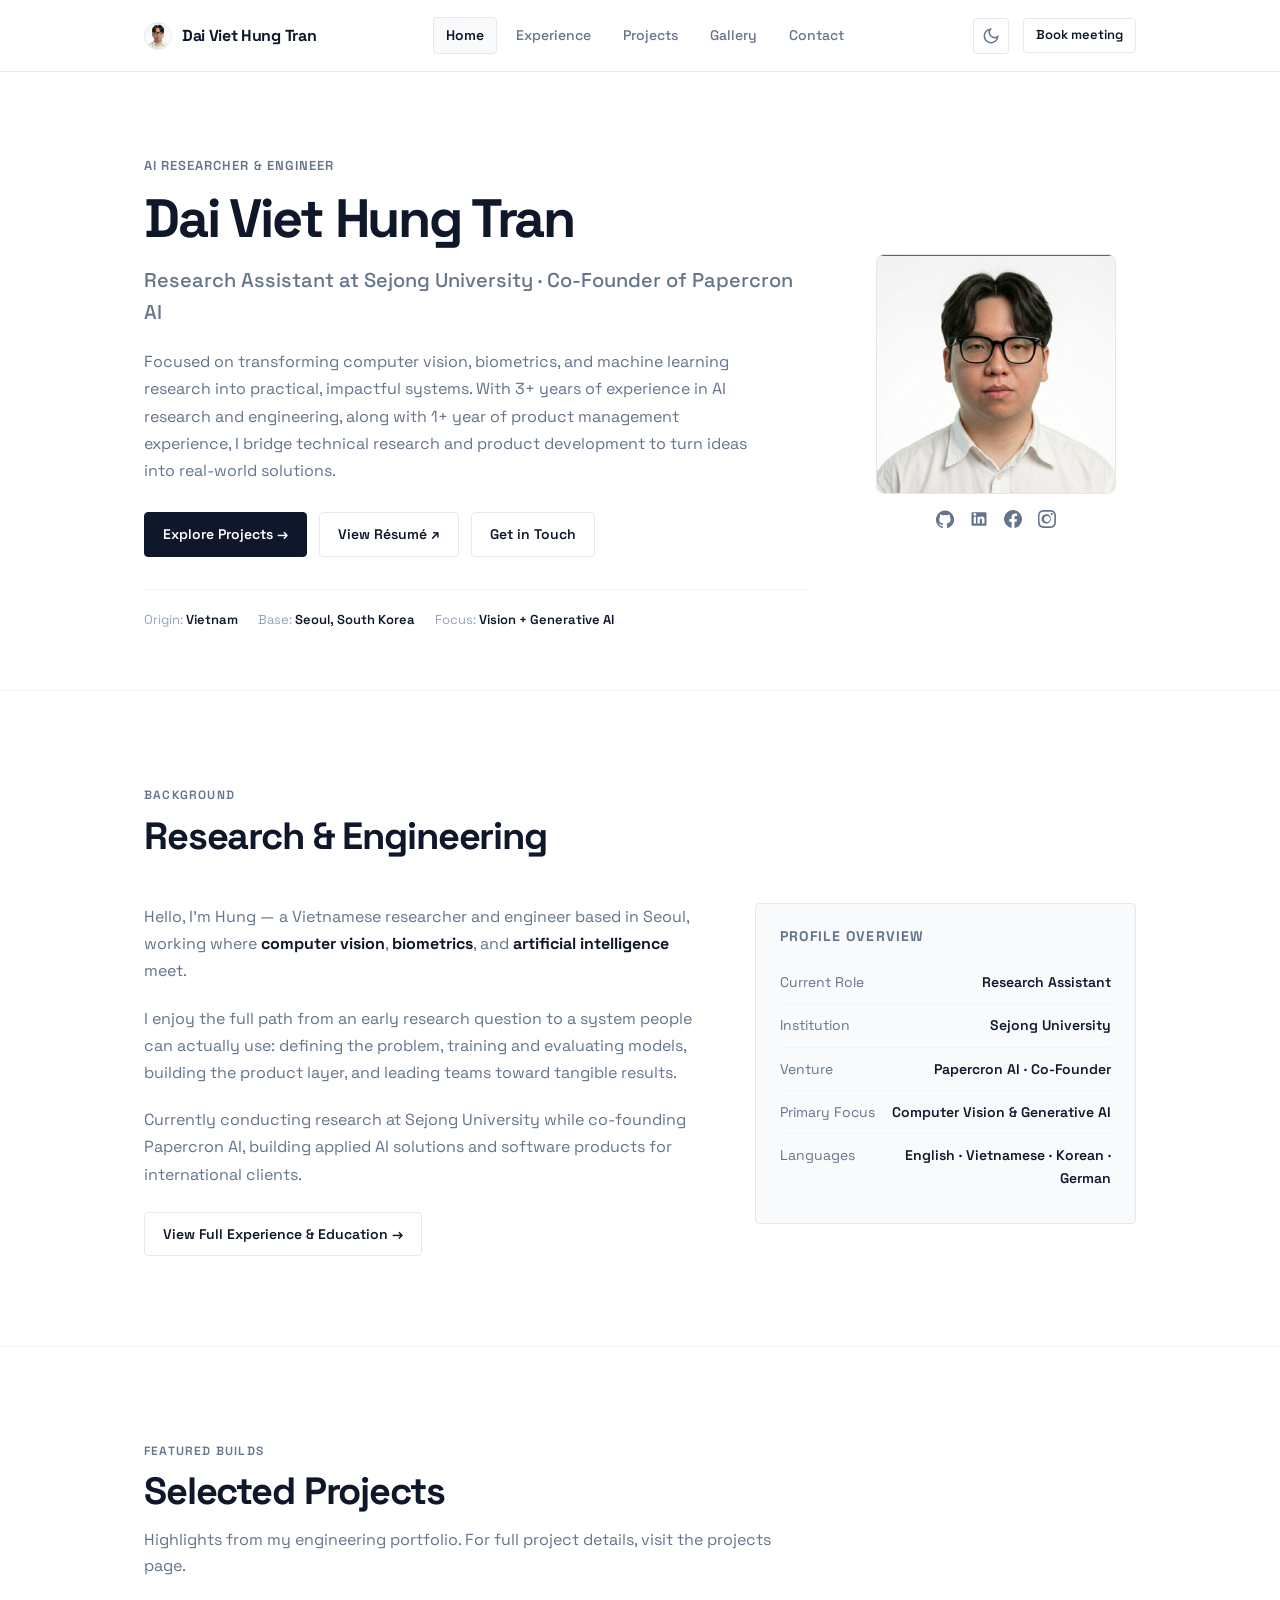
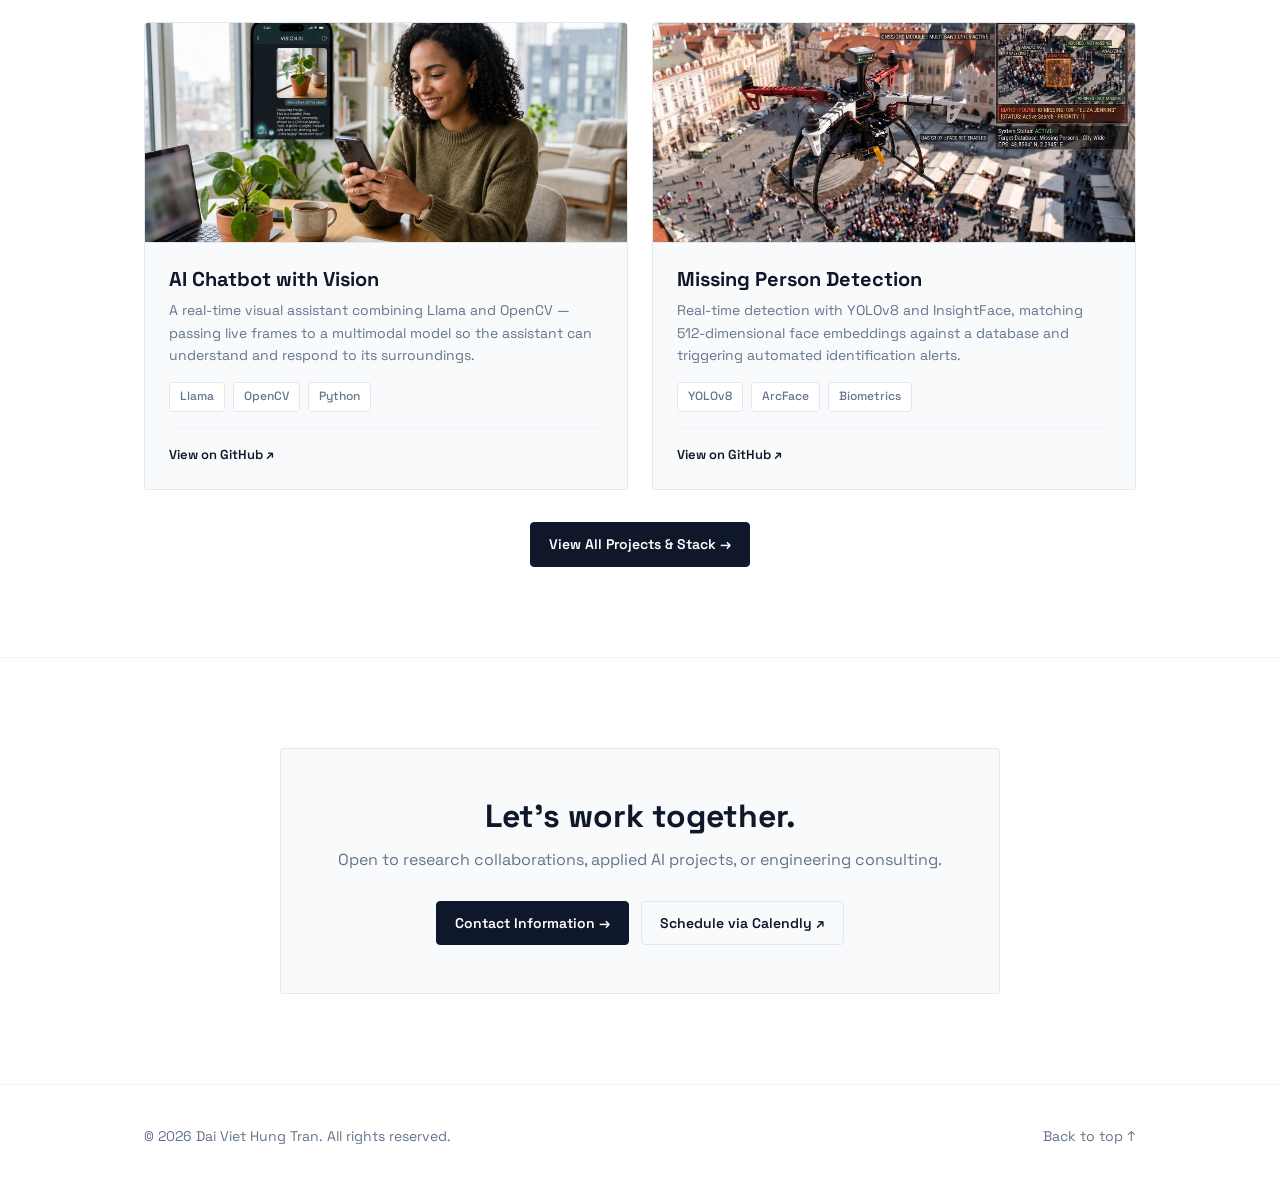
<file: index.html>
<!doctype html>
<html lang="en">
  <head>
    <meta charset="UTF-8" />
    <meta name="viewport" content="width=device-width, initial-scale=1.0" />
    <meta
      name="description"
      content="Portfolio of Dai Viet Hung Tran — AI Researcher and Engineer focused on computer vision, biometrics, and intelligent systems."
    />
    <meta name="theme-color" content="#090a0f" />
    <meta property="og:title" content="Dai Viet Hung Tran — AI Researcher & Engineer" />
    <meta
      property="og:description"
      content="Computer vision, biometrics, and AI systems — researched in Seoul and built for the real world."
    />
    <meta property="og:type" content="website" />
    <meta
      property="og:image"
      content="https://trandaiviethung2001.github.io/assets/images/hung-tran-profile.png"
    />
    <link rel="canonical" href="https://trandaiviethung2001.github.io/" />
    <link rel="icon" href="assets/favicon.svg" type="image/svg+xml" />
    <link rel="preconnect" href="https://fonts.googleapis.com" />
    <link rel="preconnect" href="https://fonts.gstatic.com" crossorigin />
    <link
      href="https://fonts.googleapis.com/css2?family=Space+Grotesk:wght@400;500;600;700&display=swap"
      rel="stylesheet"
    />
    <link rel="preconnect" href="https://assets.calendly.com" />
    <link
      rel="stylesheet"
      href="https://assets.calendly.com/assets/external/widget.css"
    />
    <script>
      try {
        const savedTheme = localStorage.getItem("portfolio-theme");
        document.documentElement.dataset.theme =
          savedTheme || (matchMedia("(prefers-color-scheme: light)").matches ? "light" : "dark");
      } catch {
        document.documentElement.dataset.theme = "dark";
      }
    </script>
    <link rel="stylesheet" href="styles.css" />
    <title>Dai Viet Hung Tran | AI Researcher & Engineer</title>
  </head>
  <body>
    <a class="skip-link" href="#main-content">Skip to content</a>

    <header class="site-header">
      <div class="shell nav">
        <a class="brand" href="index.html" aria-label="Dai Viet Hung Tran - Home">
          <img class="brand__avatar" src="assets/images/hung-tran-profile.png" alt="" />
          <span>Dai Viet Hung Tran</span>
        </a>

        <div class="nav-links" id="nav-links">
          <a href="index.html" class="is-active" aria-current="page">Home</a>
          <a href="experience.html">Experience</a>
          <a href="projects.html">Projects</a>
          <a href="gallery.html">Gallery</a>
          <a href="contact.html">Contact</a>
        </div>

        <div class="nav-actions">
          <button class="theme-toggle" type="button" aria-label="Toggle theme">
            <svg class="theme-icon theme-icon--sun" viewBox="0 0 24 24" aria-hidden="true">
              <circle cx="12" cy="12" r="4" />
              <path d="M12 2v2M12 20v2M4.93 4.93l1.41 1.41M17.66 17.66l1.41 1.41M2 12h2M20 12h2M6.34 17.66l-1.41 1.41M19.07 4.93l-1.41 1.41" />
            </svg>
            <svg class="theme-icon theme-icon--moon" viewBox="0 0 24 24" aria-hidden="true">
              <path d="M21 12.79A9 9 0 1 1 11.21 3 7 7 0 0 0 21 12.79z" />
            </svg>
          </button>

          <a
            class="btn btn-secondary btn-sm"
            href="https://calendly.com/trandaiviethung2001/30min"
            target="_blank"
            rel="noreferrer"
            data-calendly-open
          >Book meeting</a>

          <button
            class="nav-toggle"
            type="button"
            aria-label="Open navigation"
            aria-expanded="false"
            aria-controls="nav-links"
          >
            <span></span><span></span><span></span>
          </button>
        </div>
      </div>
    </header>

    <main id="main-content">
      <!-- HERO -->
      <section class="section hero">
        <div class="shell hero-grid">
          <div>
            <span class="hero-tag">AI Researcher &amp; Engineer</span>
            <h1 class="hero-title">Dai Viet Hung Tran</h1>
            <p class="hero-subtitle">
              Research Assistant at Sejong University · Co-Founder of Papercron AI
            </p>
            <p class="hero-bio">
              Focused on transforming computer vision, biometrics, and machine learning research into practical, impactful systems. With 3+ years of experience in AI research and engineering, along with 1+ year of product management experience, I bridge technical research and product development to turn ideas into real-world solutions.
            </p>

            <div class="hero-actions">
              <a class="btn btn-primary" href="projects.html">Explore Projects →</a>
              <a
                class="btn btn-secondary"
                href="Dai_Viet_Hung_Tran_AI_CV_2026_Final.pdf"
                target="_blank"
                rel="noreferrer"
              >View Résumé ↗</a>
              <a class="btn btn-secondary" href="contact.html">Get in Touch</a>
            </div>

            <div class="hero-meta">
              <span>Origin: <strong>Vietnam</strong></span>
              <span>Base: <strong>Seoul, South Korea</strong></span>
              <span>Focus: <strong>Vision + Generative AI</strong></span>
            </div>
          </div>

          <div class="hero-photo-wrap">
            <img
              class="hero-photo"
              src="assets/images/hung-tran-profile.png"
              alt="Dai Viet Hung Tran portrait"
              width="240"
              height="240"
            />
            <div class="hero-socials" aria-label="Social profiles">
              <a href="https://github.com/trandaiviethung2001" target="_blank" rel="noreferrer" title="GitHub">
                <svg viewBox="0 0 24 24" aria-hidden="true">
                  <path d="M12 .7a12 12 0 0 0-3.8 23.4c.6.1.8-.3.8-.6v-2.1c-3.3.7-4-1.4-4-1.4-.5-1.4-1.3-1.7-1.3-1.7-1.1-.7.1-.7.1-.7 1.2.1 1.8 1.2 1.8 1.2 1.1 1.8 2.8 1.3 3.4 1 .1-.8.4-1.3.8-1.6-2.7-.3-5.5-1.3-5.5-5.9 0-1.3.5-2.4 1.2-3.2-.1-.3-.5-1.5.1-3.2 0 0 1-.3 3.3 1.2a11.4 11.4 0 0 1 6 0c2.3-1.5 3.3-1.2 3.3-1.2.6 1.7.2 2.9.1 3.2.8.8 1.2 1.9 1.2 3.2 0 4.6-2.8 5.6-5.5 5.9.4.4.8 1.1.8 2.2v3.2c0 .3.2.7.8.6A12 12 0 0 0 12 .7Z" />
                </svg>
              </a>
              <a href="https://www.linkedin.com/in/dai-viet-hung-tran-8b6090233/" target="_blank" rel="noreferrer" title="LinkedIn">
                <svg viewBox="0 0 24 24" aria-hidden="true">
                  <path d="M20.5 3H3.5A1.5 1.5 0 0 0 2 4.5v15A1.5 1.5 0 0 0 3.5 21h17a1.5 1.5 0 0 0 1.5-1.5v-15A1.5 1.5 0 0 0 20.5 3ZM8 18H5V9h3v9ZM6.5 7.8A1.8 1.8 0 1 1 6.5 4a1.8 1.8 0 0 1 0 3.8ZM19 18h-3v-4.4c0-1.1 0-2.4-1.5-2.4S13 12.3 13 13.5V18h-3V9h2.9v1.2h.1a3.2 3.2 0 0 1 2.8-1.5c3 0 3.5 2 3.5 4.5V18H19Z" />
                </svg>
              </a>
              <a href="https://www.facebook.com/hotpotatoes0210/" target="_blank" rel="noreferrer" title="Facebook">
                <svg viewBox="0 0 24 24" aria-hidden="true">
                  <path d="M24 12.1A12 12 0 1 0 10.1 24v-8.4h-3v-3.5h3V9.4c0-3 1.8-4.7 4.6-4.7 1.4 0 2.8.3 2.8.3v3.1H16c-1.5 0-2 .9-2 1.9v2.2h3.3l-.5 3.5H14V24A12 12 0 0 0 24 12.1Z" />
                </svg>
              </a>
              <a href="https://www.instagram.com/hot_potatoes0210/" target="_blank" rel="noreferrer" title="Instagram">
                <svg viewBox="0 0 24 24" aria-hidden="true">
                  <path d="M12 2.2c3.2 0 3.6 0 4.8.1 3.2.1 4.7 1.7 4.9 4.9.1 1.2.1 1.6.1 4.8s0 3.6-.1 4.8c-.2 3.2-1.7 4.7-4.9 4.9-1.2.1-1.6.1-4.8.1s-3.6 0-4.8-.1c-3.2-.2-4.7-1.7-4.9-4.9C2 15.6 2 15.2 2 12s0-3.6.1-4.8C2.3 4 3.8 2.5 7 2.3c1.3-.1 1.7-.1 5-.1ZM12 0C8.7 0 8.3 0 7 .1 2.7.3.3 2.7.1 7 0 8.3 0 8.7 0 12s0 3.7.1 5c.2 4.3 2.6 6.7 6.9 6.9 1.3.1 1.7.1 5 .1s3.7 0 5-.1c4.3-.2 6.7-2.6 6.9-6.9.1-1.3.1-1.7.1-5s0-3.7-.1-5C23.7 2.7 21.3.3 17 .1 15.7 0 15.3 0 12 0Zm0 5.8A6.2 6.2 0 1 0 12 18a6.2 6.2 0 0 0 0-12.2ZM12 16a4 4 0 1 1 0-8 4 4 0 0 1 0 8Zm6.4-11.9A1.4 1.4 0 1 0 18.4 7a1.4 1.4 0 0 0 0-2.9Z" />
                </svg>
              </a>
            </div>
          </div>
        </div>
      </section>

      <!-- ABOUT SUMMARY -->
      <section class="section">
        <div class="shell">
          <div class="section-header">
            <span class="section-label">Background</span>
            <h2 class="section-title">Research &amp; Engineering</h2>
          </div>

          <div class="about-grid">
            <div class="about-text">
              <p>
                Hello, I’m Hung — a Vietnamese researcher and engineer based in Seoul, working where
                <strong>computer vision</strong>, <strong>biometrics</strong>, and
                <strong>artificial intelligence</strong> meet.
              </p>
              <p>
                I enjoy the full path from an early research question to a system people can actually use: defining the problem, training and evaluating models, building the product layer, and leading teams toward tangible results.
              </p>
              <p>
                Currently conducting research at Sejong University while co-founding Papercron AI, building applied AI solutions and software products for international clients.
              </p>
              <div style="margin-top: 24px;">
                <a class="btn btn-secondary" href="experience.html">View Full Experience &amp; Education →</a>
              </div>
            </div>

            <aside class="profile-card">
              <h3>Profile Overview</h3>
              <dl class="profile-dl">
                <div class="profile-row">
                  <dt>Current Role</dt>
                  <dd>Research Assistant</dd>
                </div>
                <div class="profile-row">
                  <dt>Institution</dt>
                  <dd>Sejong University</dd>
                </div>
                <div class="profile-row">
                  <dt>Venture</dt>
                  <dd>Papercron AI · Co-Founder</dd>
                </div>
                <div class="profile-row">
                  <dt>Primary Focus</dt>
                  <dd>Computer Vision &amp; Generative AI</dd>
                </div>
                <div class="profile-row">
                  <dt>Languages</dt>
                  <dd>English · Vietnamese · Korean · German</dd>
                </div>
              </dl>
            </aside>
          </div>
        </div>
      </section>

      <!-- FEATURED PROJECTS PREVIEW -->
      <section class="section">
        <div class="shell">
          <div class="section-header">
            <span class="section-label">Featured Builds</span>
            <h2 class="section-title">Selected Projects</h2>
            <p class="section-desc">
              Highlights from my engineering portfolio. For full project details, visit the projects page.
            </p>
          </div>

          <div class="projects-grid">
            <article class="project-card">
              <img
                class="project-image"
                src="assets/images/ai-chatbot-vision.jpg"
                alt="AI Chatbot with Vision interface"
                loading="lazy"
              />
              <div class="project-body">
                <h3 class="project-title">AI Chatbot with Vision</h3>
                <p class="project-desc">
                  A real-time visual assistant combining Llama and OpenCV — passing live frames to a multimodal model so the assistant can understand and respond to its surroundings.
                </p>
                <div class="tag-list">
                  <span class="tag">Llama</span>
                  <span class="tag">OpenCV</span>
                  <span class="tag">Python</span>
                </div>
                <div class="project-footer">
                  <a
                    class="project-link"
                    href="https://github.com/trandaiviethung2001/AI-Chatbot-with-Vision-version-V1"
                    target="_blank"
                    rel="noreferrer"
                  >View on GitHub ↗</a>
                </div>
              </div>
            </article>

            <article class="project-card">
              <img
                class="project-image"
                src="assets/images/missing-person-detection.jpg"
                alt="Missing Person Detection preview"
                loading="lazy"
              />
              <div class="project-body">
                <h3 class="project-title">Missing Person Detection</h3>
                <p class="project-desc">
                  Real-time detection with YOLOv8 and InsightFace, matching 512-dimensional face embeddings against a database and triggering automated identification alerts.
                </p>
                <div class="tag-list">
                  <span class="tag">YOLOv8</span>
                  <span class="tag">ArcFace</span>
                  <span class="tag">Biometrics</span>
                </div>
                <div class="project-footer">
                  <a
                    class="project-link"
                    href="https://github.com/trandaiviethung2001/MissingPersonDetection"
                    target="_blank"
                    rel="noreferrer"
                  >View on GitHub ↗</a>
                </div>
              </div>
            </article>
          </div>

          <div style="margin-top: 32px; text-align: center;">
            <a class="btn btn-primary" href="projects.html">View All Projects &amp; Stack →</a>
          </div>
        </div>
      </section>

      <!-- CONTACT CTA -->
      <section class="section">
        <div class="shell">
          <div class="contact-box">
            <h2>Let’s work together.</h2>
            <p>
              Open to research collaborations, applied AI projects, or engineering consulting.
            </p>
            <div class="contact-actions">
              <a class="btn btn-primary" href="contact.html">Contact Information →</a>
              <a
                class="btn btn-secondary"
                href="https://calendly.com/trandaiviethung2001/30min"
                target="_blank"
                rel="noreferrer"
                data-calendly-open
              >Schedule via Calendly ↗</a>
            </div>
          </div>
        </div>
      </section>
    </main>

    <footer class="footer">
      <div class="shell footer-inner">
        <div>&copy; <span id="year">2026</span> Dai Viet Hung Tran. All rights reserved.</div>
        <div><a href="#main-content">Back to top &uarr;</a></div>
      </div>
    </footer>

    <script src="https://assets.calendly.com/assets/external/widget.js" async></script>
    <script src="gallery.js"></script>
    <script src="script.js"></script>
  </body>
</html>
</file>
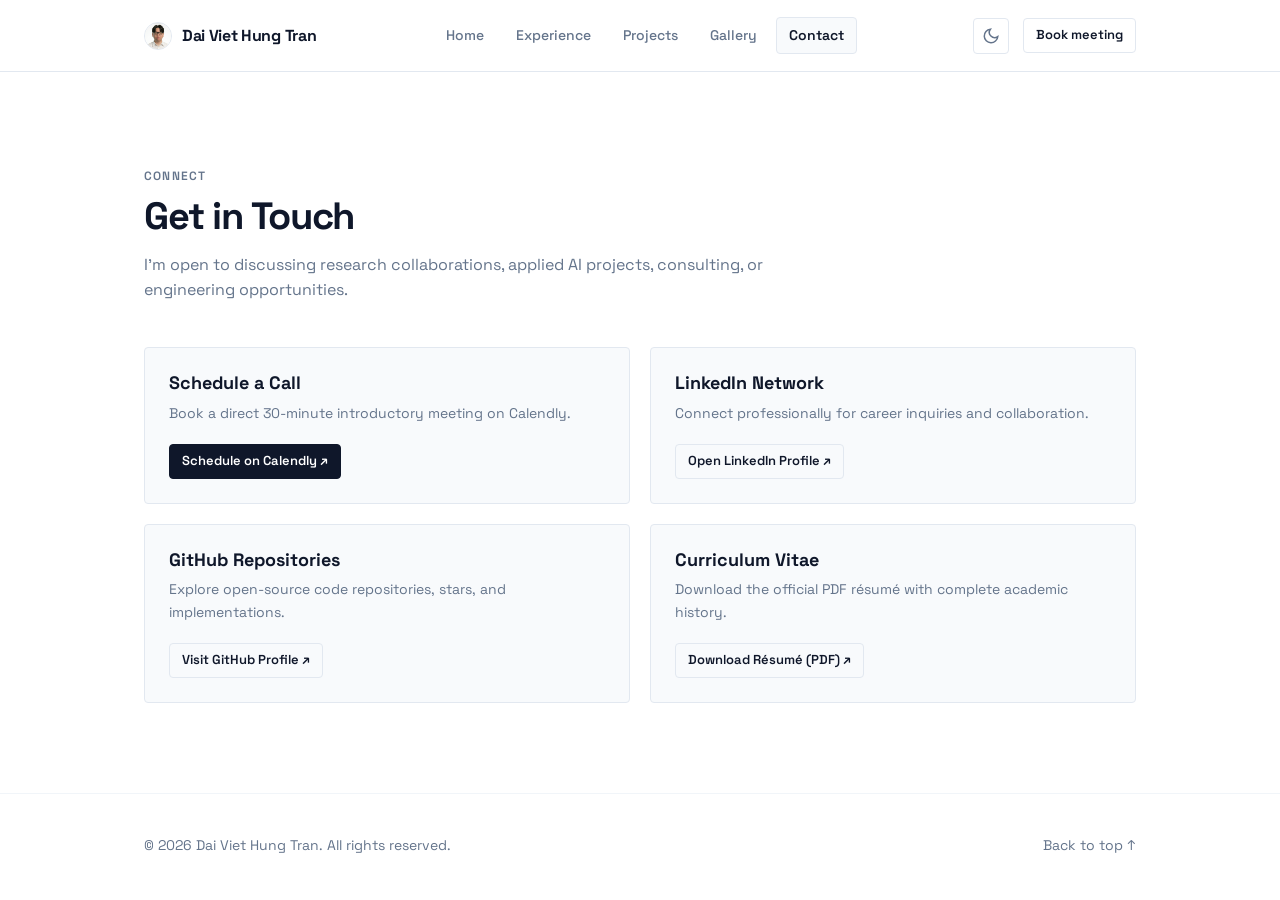
<file: contact.html>
<!doctype html>
<html lang="en">
  <head>
    <meta charset="UTF-8" />
    <meta name="viewport" content="width=device-width, initial-scale=1.0" />
    <meta
      name="description"
      content="Contact Dai Viet Hung Tran — AI Researcher & Engineer."
    />
    <meta name="theme-color" content="#090a0f" />
    <meta property="og:title" content="Contact | Dai Viet Hung Tran" />
    <meta
      property="og:description"
      content="Get in touch for research collaborations, applied AI projects, or engineering consulting."
    />
    <meta property="og:type" content="website" />
    <meta
      property="og:image"
      content="https://trandaiviethung2001.github.io/assets/images/hung-tran-profile.png"
    />
    <link rel="canonical" href="https://trandaiviethung2001.github.io/contact.html" />
    <link rel="icon" href="assets/favicon.svg" type="image/svg+xml" />
    <link rel="preconnect" href="https://fonts.googleapis.com" />
    <link rel="preconnect" href="https://fonts.gstatic.com" crossorigin />
    <link
      href="https://fonts.googleapis.com/css2?family=Space+Grotesk:wght@400;500;600;700&display=swap"
      rel="stylesheet"
    />
    <link rel="preconnect" href="https://assets.calendly.com" />
    <link
      rel="stylesheet"
      href="https://assets.calendly.com/assets/external/widget.css"
    />
    <script>
      try {
        const savedTheme = localStorage.getItem("portfolio-theme");
        document.documentElement.dataset.theme =
          savedTheme || (matchMedia("(prefers-color-scheme: light)").matches ? "light" : "dark");
      } catch {
        document.documentElement.dataset.theme = "dark";
      }
    </script>
    <link rel="stylesheet" href="styles.css" />
    <title>Contact | Dai Viet Hung Tran</title>
  </head>
  <body>
    <a class="skip-link" href="#main-content">Skip to content</a>

    <header class="site-header">
      <div class="shell nav">
        <a class="brand" href="index.html" aria-label="Dai Viet Hung Tran - Home">
          <img class="brand__avatar" src="assets/images/hung-tran-profile.png" alt="" />
          <span>Dai Viet Hung Tran</span>
        </a>

        <div class="nav-links" id="nav-links">
          <a href="index.html">Home</a>
          <a href="experience.html">Experience</a>
          <a href="projects.html">Projects</a>
          <a href="gallery.html">Gallery</a>
          <a href="contact.html" class="is-active" aria-current="page">Contact</a>
        </div>

        <div class="nav-actions">
          <button class="theme-toggle" type="button" aria-label="Toggle theme">
            <svg class="theme-icon theme-icon--sun" viewBox="0 0 24 24" aria-hidden="true">
              <circle cx="12" cy="12" r="4" />
              <path d="M12 2v2M12 20v2M4.93 4.93l1.41 1.41M17.66 17.66l1.41 1.41M2 12h2M20 12h2M6.34 17.66l-1.41 1.41M19.07 4.93l-1.41 1.41" />
            </svg>
            <svg class="theme-icon theme-icon--moon" viewBox="0 0 24 24" aria-hidden="true">
              <path d="M21 12.79A9 9 0 1 1 11.21 3 7 7 0 0 0 21 12.79z" />
            </svg>
          </button>

          <a
            class="btn btn-secondary btn-sm"
            href="https://calendly.com/trandaiviethung2001/30min"
            target="_blank"
            rel="noreferrer"
            data-calendly-open
          >Book meeting</a>

          <button
            class="nav-toggle"
            type="button"
            aria-label="Open navigation"
            aria-expanded="false"
            aria-controls="nav-links"
          >
            <span></span><span></span><span></span>
          </button>
        </div>
      </div>
    </header>

    <main id="main-content">
      <section class="section">
        <div class="shell">
          <div class="section-header">
            <span class="section-label">Connect</span>
            <h1 class="section-title">Get in Touch</h1>
            <p class="section-desc">
              I’m open to discussing research collaborations, applied AI projects, consulting, or engineering opportunities.
            </p>
          </div>

          <div class="contact-grid">
            <div class="contact-card">
              <h3>Schedule a Call</h3>
              <p>Book a direct 30-minute introductory meeting on Calendly.</p>
              <div>
                <a
                  class="btn btn-primary btn-sm"
                  href="https://calendly.com/trandaiviethung2001/30min"
                  target="_blank"
                  rel="noreferrer"
                  data-calendly-open
                >Schedule on Calendly ↗</a>
              </div>
            </div>

            <div class="contact-card">
              <h3>LinkedIn Network</h3>
              <p>Connect professionally for career inquiries and collaboration.</p>
              <div>
                <a
                  class="btn btn-secondary btn-sm"
                  href="https://www.linkedin.com/in/dai-viet-hung-tran-8b6090233/"
                  target="_blank"
                  rel="noreferrer"
                >Open LinkedIn Profile ↗</a>
              </div>
            </div>

            <div class="contact-card">
              <h3>GitHub Repositories</h3>
              <p>Explore open-source code repositories, stars, and implementations.</p>
              <div>
                <a
                  class="btn btn-secondary btn-sm"
                  href="https://github.com/trandaiviethung2001"
                  target="_blank"
                  rel="noreferrer"
                >Visit GitHub Profile ↗</a>
              </div>
            </div>

            <div class="contact-card">
              <h3>Curriculum Vitae</h3>
              <p>Download the official PDF résumé with complete academic history.</p>
              <div>
                <a
                  class="btn btn-secondary btn-sm"
                  href="Dai_Viet_Hung_Tran_AI_CV_2026_Final.pdf"
                  target="_blank"
                  rel="noreferrer"
                >Download Résumé (PDF) ↗</a>
              </div>
            </div>
          </div>
        </div>
      </section>
    </main>

    <footer class="footer">
      <div class="shell footer-inner">
        <div>&copy; <span id="year">2026</span> Dai Viet Hung Tran. All rights reserved.</div>
        <div><a href="#main-content">Back to top &uarr;</a></div>
      </div>
    </footer>

    <script src="https://assets.calendly.com/assets/external/widget.js" async></script>
    <script src="gallery.js"></script>
    <script src="script.js"></script>
  </body>
</html>
</file>
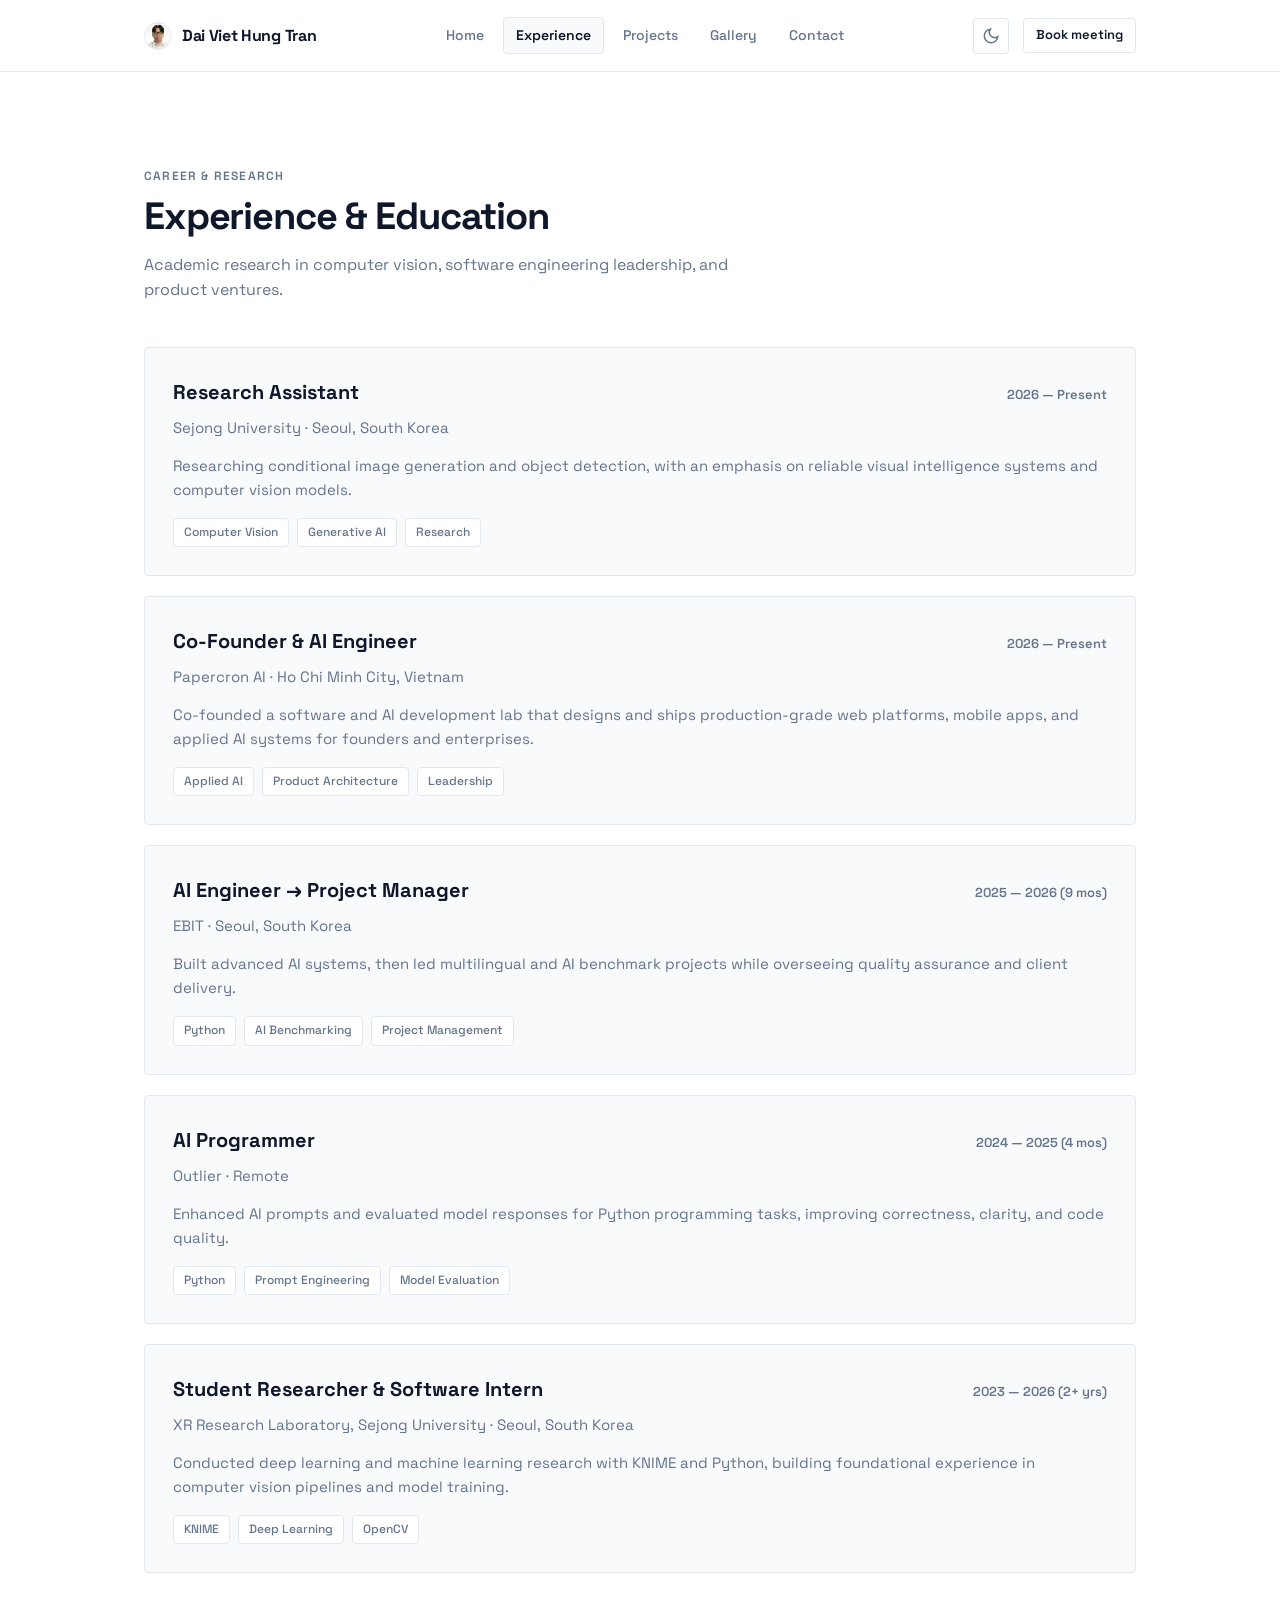
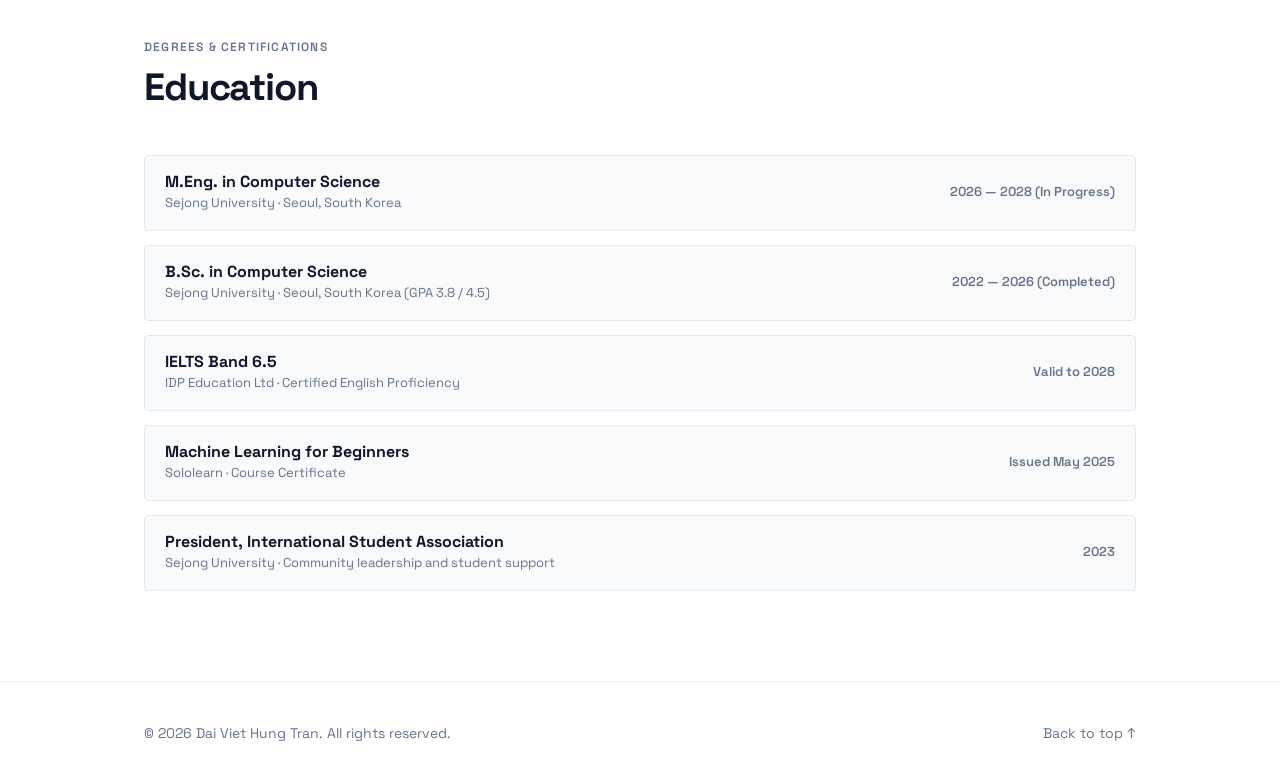
<file: experience.html>
<!doctype html>
<html lang="en">
  <head>
    <meta charset="UTF-8" />
    <meta name="viewport" content="width=device-width, initial-scale=1.0" />
    <meta
      name="description"
      content="Experience and Education of Dai Viet Hung Tran — AI Researcher & Engineer."
    />
    <meta name="theme-color" content="#090a0f" />
    <meta property="og:title" content="Experience & Education | Dai Viet Hung Tran" />
    <meta
      property="og:description"
      content="Academic research in computer vision, software engineering leadership, and product ventures."
    />
    <meta property="og:type" content="website" />
    <meta
      property="og:image"
      content="https://trandaiviethung2001.github.io/assets/images/hung-tran-profile.png"
    />
    <link rel="canonical" href="https://trandaiviethung2001.github.io/experience.html" />
    <link rel="icon" href="assets/favicon.svg" type="image/svg+xml" />
    <link rel="preconnect" href="https://fonts.googleapis.com" />
    <link rel="preconnect" href="https://fonts.gstatic.com" crossorigin />
    <link
      href="https://fonts.googleapis.com/css2?family=Space+Grotesk:wght@400;500;600;700&display=swap"
      rel="stylesheet"
    />
    <script>
      try {
        const savedTheme = localStorage.getItem("portfolio-theme");
        document.documentElement.dataset.theme =
          savedTheme || (matchMedia("(prefers-color-scheme: light)").matches ? "light" : "dark");
      } catch {
        document.documentElement.dataset.theme = "dark";
      }
    </script>
    <link rel="stylesheet" href="styles.css" />
    <title>Experience &amp; Education | Dai Viet Hung Tran</title>
  </head>
  <body>
    <a class="skip-link" href="#main-content">Skip to content</a>

    <header class="site-header">
      <div class="shell nav">
        <a class="brand" href="index.html" aria-label="Dai Viet Hung Tran - Home">
          <img class="brand__avatar" src="assets/images/hung-tran-profile.png" alt="" />
          <span>Dai Viet Hung Tran</span>
        </a>

        <div class="nav-links" id="nav-links">
          <a href="index.html">Home</a>
          <a href="experience.html" class="is-active" aria-current="page">Experience</a>
          <a href="projects.html">Projects</a>
          <a href="gallery.html">Gallery</a>
          <a href="contact.html">Contact</a>
        </div>

        <div class="nav-actions">
          <button class="theme-toggle" type="button" aria-label="Toggle theme">
            <svg class="theme-icon theme-icon--sun" viewBox="0 0 24 24" aria-hidden="true">
              <circle cx="12" cy="12" r="4" />
              <path d="M12 2v2M12 20v2M4.93 4.93l1.41 1.41M17.66 17.66l1.41 1.41M2 12h2M20 12h2M6.34 17.66l-1.41 1.41M19.07 4.93l-1.41 1.41" />
            </svg>
            <svg class="theme-icon theme-icon--moon" viewBox="0 0 24 24" aria-hidden="true">
              <path d="M21 12.79A9 9 0 1 1 11.21 3 7 7 0 0 0 21 12.79z" />
            </svg>
          </button>

          <a
            class="btn btn-secondary btn-sm"
            href="https://calendly.com/trandaiviethung2001/30min"
            target="_blank"
            rel="noreferrer"
            data-calendly-open
          >Book meeting</a>

          <button
            class="nav-toggle"
            type="button"
            aria-label="Open navigation"
            aria-expanded="false"
            aria-controls="nav-links"
          >
            <span></span><span></span><span></span>
          </button>
        </div>
      </div>
    </header>

    <main id="main-content">
      <section class="section">
        <div class="shell">
          <div class="section-header">
            <span class="section-label">Career &amp; Research</span>
            <h1 class="section-title">Experience &amp; Education</h1>
            <p class="section-desc">
              Academic research in computer vision, software engineering leadership, and product ventures.
            </p>
          </div>

          <!-- TIMELINE -->
          <div class="timeline">
            <article class="timeline-card">
              <div class="timeline-header">
                <span class="timeline-role">Research Assistant</span>
                <span class="timeline-date">2026 — Present</span>
              </div>
              <div class="timeline-org">Sejong University · Seoul, South Korea</div>
              <p class="timeline-desc">
                Researching conditional image generation and object detection, with an emphasis on reliable visual intelligence systems and computer vision models.
              </p>
              <div class="tag-list">
                <span class="tag">Computer Vision</span>
                <span class="tag">Generative AI</span>
                <span class="tag">Research</span>
              </div>
            </article>

            <article class="timeline-card">
              <div class="timeline-header">
                <span class="timeline-role">Co-Founder &amp; AI Engineer</span>
                <span class="timeline-date">2026 — Present</span>
              </div>
              <div class="timeline-org">Papercron AI · Ho Chi Minh City, Vietnam</div>
              <p class="timeline-desc">
                Co-founded a software and AI development lab that designs and ships production-grade web platforms, mobile apps, and applied AI systems for founders and enterprises.
              </p>
              <div class="tag-list">
                <span class="tag">Applied AI</span>
                <span class="tag">Product Architecture</span>
                <span class="tag">Leadership</span>
              </div>
            </article>

            <article class="timeline-card">
              <div class="timeline-header">
                <span class="timeline-role">AI Engineer → Project Manager</span>
                <span class="timeline-date">2025 — 2026 (9 mos)</span>
              </div>
              <div class="timeline-org">EBIT · Seoul, South Korea</div>
              <p class="timeline-desc">
                Built advanced AI systems, then led multilingual and AI benchmark projects while overseeing quality assurance and client delivery.
              </p>
              <div class="tag-list">
                <span class="tag">Python</span>
                <span class="tag">AI Benchmarking</span>
                <span class="tag">Project Management</span>
              </div>
            </article>

            <article class="timeline-card">
              <div class="timeline-header">
                <span class="timeline-role">AI Programmer</span>
                <span class="timeline-date">2024 — 2025 (4 mos)</span>
              </div>
              <div class="timeline-org">Outlier · Remote</div>
              <p class="timeline-desc">
                Enhanced AI prompts and evaluated model responses for Python programming tasks, improving correctness, clarity, and code quality.
              </p>
              <div class="tag-list">
                <span class="tag">Python</span>
                <span class="tag">Prompt Engineering</span>
                <span class="tag">Model Evaluation</span>
              </div>
            </article>

            <article class="timeline-card">
              <div class="timeline-header">
                <span class="timeline-role">Student Researcher &amp; Software Intern</span>
                <span class="timeline-date">2023 — 2026 (2+ yrs)</span>
              </div>
              <div class="timeline-org">XR Research Laboratory, Sejong University · Seoul, South Korea</div>
              <p class="timeline-desc">
                Conducted deep learning and machine learning research with KNIME and Python, building foundational experience in computer vision pipelines and model training.
              </p>
              <div class="tag-list">
                <span class="tag">KNIME</span>
                <span class="tag">Deep Learning</span>
                <span class="tag">OpenCV</span>
              </div>
            </article>
          </div>

          <!-- EDUCATION -->
          <div style="margin-top: 60px;">
            <div class="section-header">
              <span class="section-label">Degrees &amp; Certifications</span>
              <h2 class="section-title">Education</h2>
            </div>

            <div class="education-list">
              <div class="education-item">
                <div class="education-main">
                  <h4>M.Eng. in Computer Science</h4>
                  <p>Sejong University · Seoul, South Korea</p>
                </div>
                <span class="education-meta">2026 — 2028 (In Progress)</span>
              </div>

              <div class="education-item">
                <div class="education-main">
                  <h4>B.Sc. in Computer Science</h4>
                  <p>Sejong University · Seoul, South Korea (GPA 3.8 / 4.5)</p>
                </div>
                <span class="education-meta">2022 — 2026 (Completed)</span>
              </div>

              <div class="education-item">
                <div class="education-main">
                  <h4>IELTS Band 6.5</h4>
                  <p>IDP Education Ltd · Certified English Proficiency</p>
                </div>
                <span class="education-meta">Valid to 2028</span>
              </div>

              <div class="education-item">
                <div class="education-main">
                  <h4>Machine Learning for Beginners</h4>
                  <p>Sololearn · Course Certificate</p>
                </div>
                <span class="education-meta">Issued May 2025</span>
              </div>

              <div class="education-item">
                <div class="education-main">
                  <h4>President, International Student Association</h4>
                  <p>Sejong University · Community leadership and student support</p>
                </div>
                <span class="education-meta">2023</span>
              </div>
            </div>
          </div>
        </div>
      </section>
    </main>

    <footer class="footer">
      <div class="shell footer-inner">
        <div>&copy; <span id="year">2026</span> Dai Viet Hung Tran. All rights reserved.</div>
        <div><a href="#main-content">Back to top &uarr;</a></div>
      </div>
    </footer>

    <script src="https://assets.calendly.com/assets/external/widget.js" async></script>
    <script src="gallery.js"></script>
    <script src="script.js"></script>
  </body>
</html>
</file>
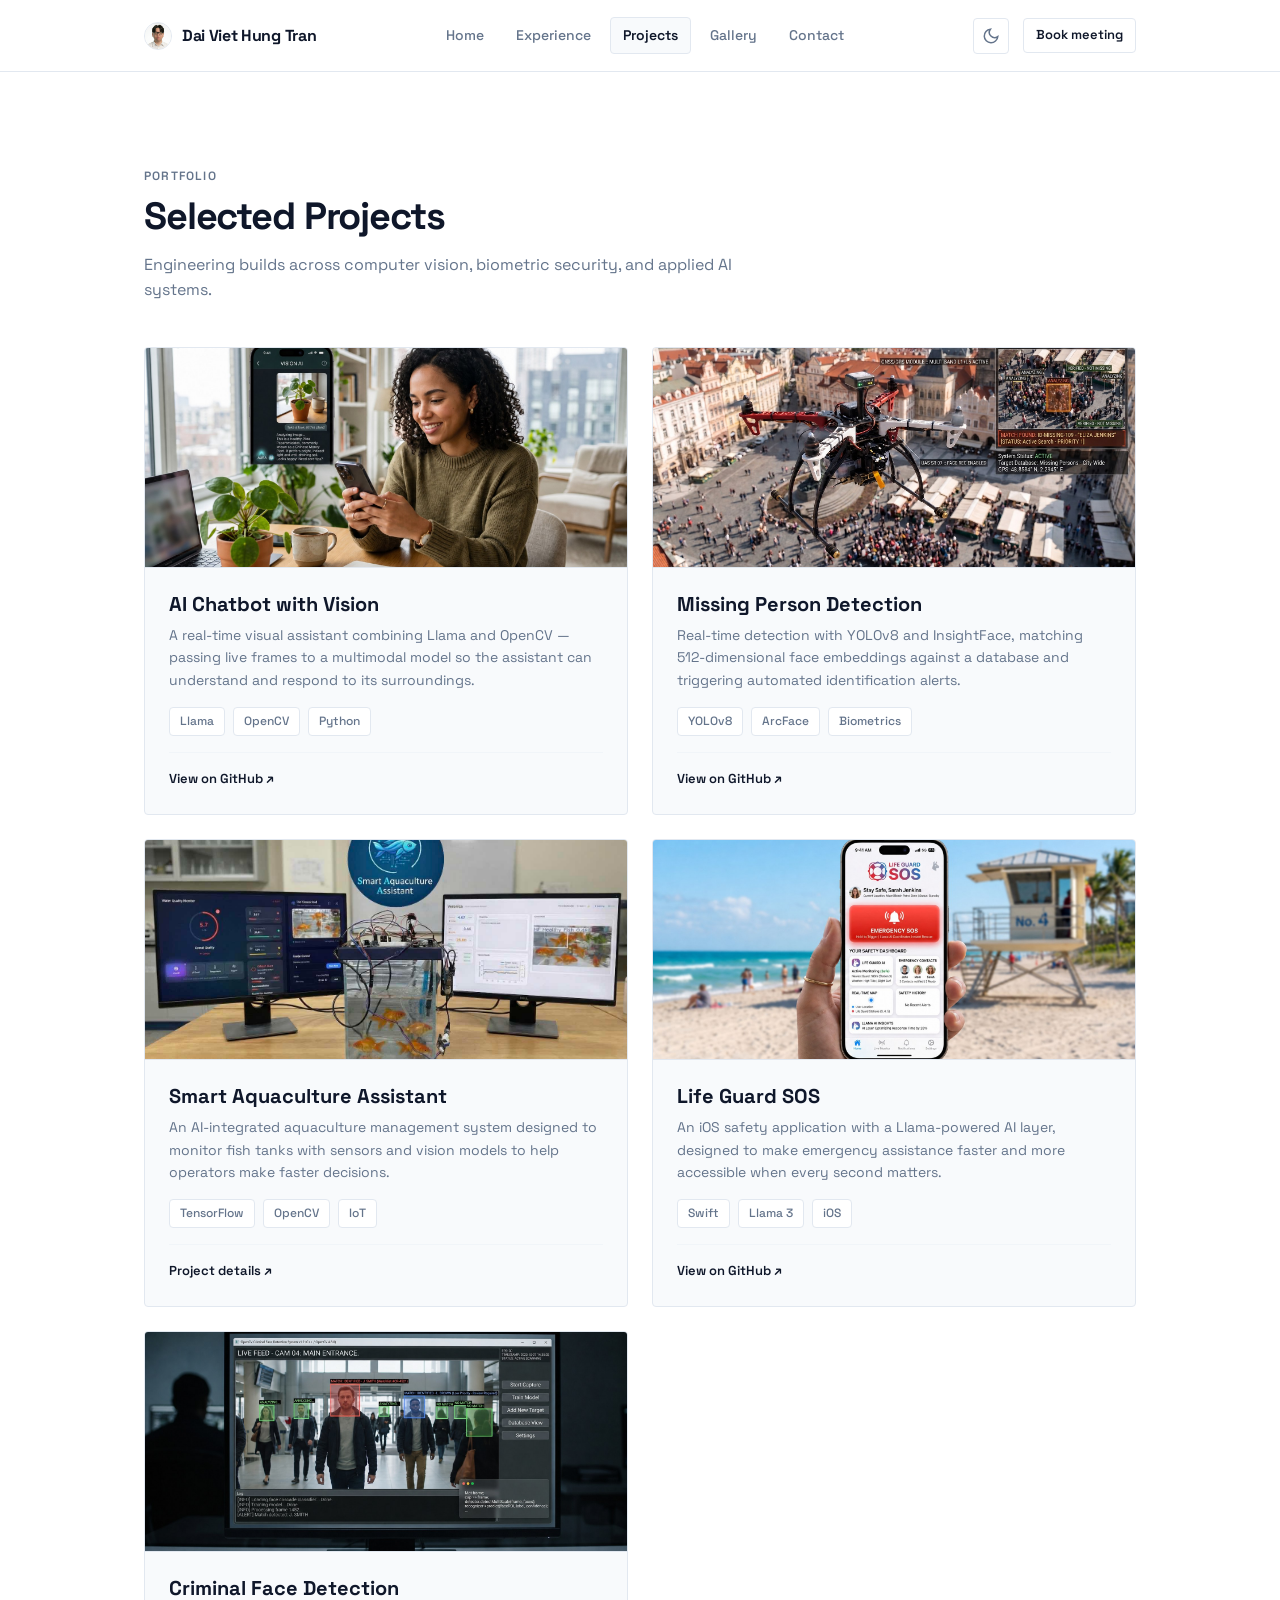
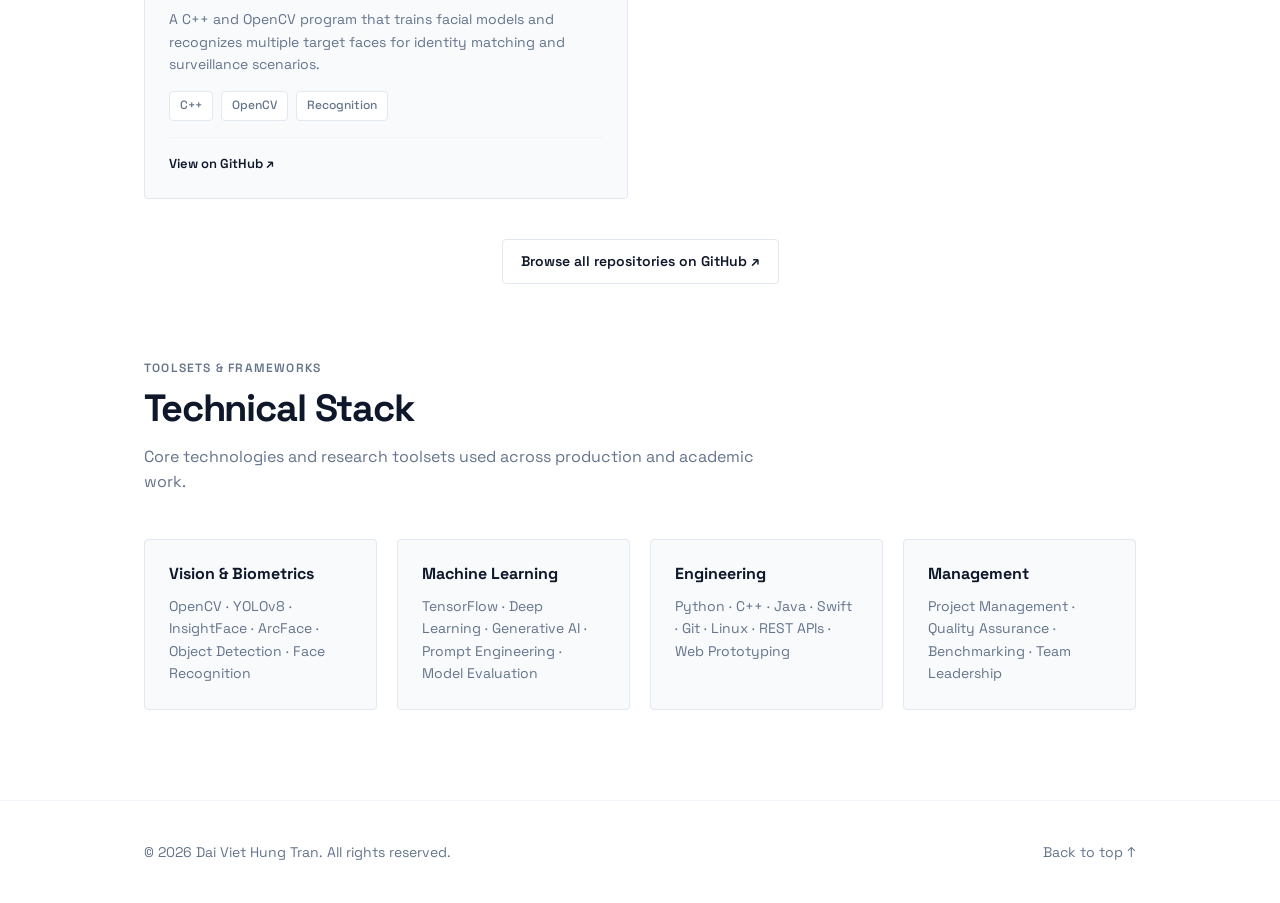
<file: projects.html>
<!doctype html>
<html lang="en">
  <head>
    <meta charset="UTF-8" />
    <meta name="viewport" content="width=device-width, initial-scale=1.0" />
    <meta
      name="description"
      content="Selected Projects and Technical Stack of Dai Viet Hung Tran — AI Researcher & Engineer."
    />
    <meta name="theme-color" content="#090a0f" />
    <meta property="og:title" content="Projects & Stack | Dai Viet Hung Tran" />
    <meta
      property="og:description"
      content="Selected engineering builds across computer vision, biometric security, and applied AI systems."
    />
    <meta property="og:type" content="website" />
    <meta
      property="og:image"
      content="https://trandaiviethung2001.github.io/assets/images/hung-tran-profile.png"
    />
    <link rel="canonical" href="https://trandaiviethung2001.github.io/projects.html" />
    <link rel="icon" href="assets/favicon.svg" type="image/svg+xml" />
    <link rel="preconnect" href="https://fonts.googleapis.com" />
    <link rel="preconnect" href="https://fonts.gstatic.com" crossorigin />
    <link
      href="https://fonts.googleapis.com/css2?family=Space+Grotesk:wght@400;500;600;700&display=swap"
      rel="stylesheet"
    />
    <script>
      try {
        const savedTheme = localStorage.getItem("portfolio-theme");
        document.documentElement.dataset.theme =
          savedTheme || (matchMedia("(prefers-color-scheme: light)").matches ? "light" : "dark");
      } catch {
        document.documentElement.dataset.theme = "dark";
      }
    </script>
    <link rel="stylesheet" href="styles.css" />
    <title>Projects &amp; Stack | Dai Viet Hung Tran</title>
  </head>
  <body>
    <a class="skip-link" href="#main-content">Skip to content</a>

    <header class="site-header">
      <div class="shell nav">
        <a class="brand" href="index.html" aria-label="Dai Viet Hung Tran - Home">
          <img class="brand__avatar" src="assets/images/hung-tran-profile.png" alt="" />
          <span>Dai Viet Hung Tran</span>
        </a>

        <div class="nav-links" id="nav-links">
          <a href="index.html">Home</a>
          <a href="experience.html">Experience</a>
          <a href="projects.html" class="is-active" aria-current="page">Projects</a>
          <a href="gallery.html">Gallery</a>
          <a href="contact.html">Contact</a>
        </div>

        <div class="nav-actions">
          <button class="theme-toggle" type="button" aria-label="Toggle theme">
            <svg class="theme-icon theme-icon--sun" viewBox="0 0 24 24" aria-hidden="true">
              <circle cx="12" cy="12" r="4" />
              <path d="M12 2v2M12 20v2M4.93 4.93l1.41 1.41M17.66 17.66l1.41 1.41M2 12h2M20 12h2M6.34 17.66l-1.41 1.41M19.07 4.93l-1.41 1.41" />
            </svg>
            <svg class="theme-icon theme-icon--moon" viewBox="0 0 24 24" aria-hidden="true">
              <path d="M21 12.79A9 9 0 1 1 11.21 3 7 7 0 0 0 21 12.79z" />
            </svg>
          </button>

          <a
            class="btn btn-secondary btn-sm"
            href="https://calendly.com/trandaiviethung2001/30min"
            target="_blank"
            rel="noreferrer"
            data-calendly-open
          >Book meeting</a>

          <button
            class="nav-toggle"
            type="button"
            aria-label="Open navigation"
            aria-expanded="false"
            aria-controls="nav-links"
          >
            <span></span><span></span><span></span>
          </button>
        </div>
      </div>
    </header>

    <main id="main-content">
      <section class="section">
        <div class="shell">
          <div class="section-header">
            <span class="section-label">Portfolio</span>
            <h1 class="section-title">Selected Projects</h1>
            <p class="section-desc">
              Engineering builds across computer vision, biometric security, and applied AI systems.
            </p>
          </div>

          <div class="projects-grid">
            <article class="project-card">
              <img
                class="project-image"
                src="assets/images/ai-chatbot-vision.jpg"
                alt="AI Chatbot with Vision interface"
                loading="lazy"
              />
              <div class="project-body">
                <h3 class="project-title">AI Chatbot with Vision</h3>
                <p class="project-desc">
                  A real-time visual assistant combining Llama and OpenCV — passing live frames to a multimodal model so the assistant can understand and respond to its surroundings.
                </p>
                <div class="tag-list">
                  <span class="tag">Llama</span>
                  <span class="tag">OpenCV</span>
                  <span class="tag">Python</span>
                </div>
                <div class="project-footer">
                  <a
                    class="project-link"
                    href="https://github.com/trandaiviethung2001/AI-Chatbot-with-Vision-version-V1"
                    target="_blank"
                    rel="noreferrer"
                  >View on GitHub ↗</a>
                </div>
              </div>
            </article>

            <article class="project-card">
              <img
                class="project-image"
                src="assets/images/missing-person-detection.jpg"
                alt="Missing Person Detection preview"
                loading="lazy"
              />
              <div class="project-body">
                <h3 class="project-title">Missing Person Detection</h3>
                <p class="project-desc">
                  Real-time detection with YOLOv8 and InsightFace, matching 512-dimensional face embeddings against a database and triggering automated identification alerts.
                </p>
                <div class="tag-list">
                  <span class="tag">YOLOv8</span>
                  <span class="tag">ArcFace</span>
                  <span class="tag">Biometrics</span>
                </div>
                <div class="project-footer">
                  <a
                    class="project-link"
                    href="https://github.com/trandaiviethung2001/MissingPersonDetection"
                    target="_blank"
                    rel="noreferrer"
                  >View on GitHub ↗</a>
                </div>
              </div>
            </article>

            <article class="project-card">
              <img
                class="project-image"
                src="assets/images/smart-aquaculture-assistant.jpg"
                alt="Smart Aquaculture Assistant prototype"
                loading="lazy"
              />
              <div class="project-body">
                <h3 class="project-title">Smart Aquaculture Assistant</h3>
                <p class="project-desc">
                  An AI-integrated aquaculture management system designed to monitor fish tanks with sensors and vision models to help operators make faster decisions.
                </p>
                <div class="tag-list">
                  <span class="tag">TensorFlow</span>
                  <span class="tag">OpenCV</span>
                  <span class="tag">IoT</span>
                </div>
                <div class="project-footer">
                  <a
                    class="project-link"
                    href="https://www.linkedin.com/in/dai-viet-hung-tran-8b6090233/details/projects/"
                    target="_blank"
                    rel="noreferrer"
                  >Project details ↗</a>
                </div>
              </div>
            </article>

            <article class="project-card">
              <img
                class="project-image"
                src="assets/images/life-guard-sos.jpg"
                alt="Life Guard SOS application preview"
                loading="lazy"
              />
              <div class="project-body">
                <h3 class="project-title">Life Guard SOS</h3>
                <p class="project-desc">
                  An iOS safety application with a Llama-powered AI layer, designed to make emergency assistance faster and more accessible when every second matters.
                </p>
                <div class="tag-list">
                  <span class="tag">Swift</span>
                  <span class="tag">Llama 3</span>
                  <span class="tag">iOS</span>
                </div>
                <div class="project-footer">
                  <a
                    class="project-link"
                    href="https://github.com/trandaiviethung2001/Life-Guard-SOS-Application"
                    target="_blank"
                    rel="noreferrer"
                  >View on GitHub ↗</a>
                </div>
              </div>
            </article>

            <article class="project-card">
              <img
                class="project-image"
                src="assets/images/criminal-face-detection.jpg"
                alt="Criminal Face Detection System"
                loading="lazy"
              />
              <div class="project-body">
                <h3 class="project-title">Criminal Face Detection</h3>
                <p class="project-desc">
                  A C++ and OpenCV program that trains facial models and recognizes multiple target faces for identity matching and surveillance scenarios.
                </p>
                <div class="tag-list">
                  <span class="tag">C++</span>
                  <span class="tag">OpenCV</span>
                  <span class="tag">Recognition</span>
                </div>
                <div class="project-footer">
                  <a
                    class="project-link"
                    href="https://github.com/trandaiviethung2001/Criminal-Face-Detection"
                    target="_blank"
                    rel="noreferrer"
                  >View on GitHub ↗</a>
                </div>
              </div>
            </article>
          </div>

          <div style="margin-top: 40px; text-align: center;">
            <a
              class="btn btn-secondary"
              href="https://github.com/trandaiviethung2001?tab=repositories"
              target="_blank"
              rel="noreferrer"
            >Browse all repositories on GitHub ↗</a>
          </div>

          <!-- STACK -->
          <div style="margin-top: 70px;">
            <div class="section-header">
              <span class="section-label">Toolsets &amp; Frameworks</span>
              <h2 class="section-title">Technical Stack</h2>
              <p class="section-desc">
                Core technologies and research toolsets used across production and academic work.
              </p>
            </div>

            <div class="stack-grid">
              <div class="stack-card">
                <h3>Vision &amp; Biometrics</h3>
                <p>OpenCV · YOLOv8 · InsightFace · ArcFace · Object Detection · Face Recognition</p>
              </div>
              <div class="stack-card">
                <h3>Machine Learning</h3>
                <p>TensorFlow · Deep Learning · Generative AI · Prompt Engineering · Model Evaluation</p>
              </div>
              <div class="stack-card">
                <h3>Engineering</h3>
                <p>Python · C++ · Java · Swift · Git · Linux · REST APIs · Web Prototyping</p>
              </div>
              <div class="stack-card">
                <h3>Management</h3>
                <p>Project Management · Quality Assurance · Benchmarking · Team Leadership</p>
              </div>
            </div>
          </div>
        </div>
      </section>
    </main>

    <footer class="footer">
      <div class="shell footer-inner">
        <div>&copy; <span id="year">2026</span> Dai Viet Hung Tran. All rights reserved.</div>
        <div><a href="#main-content">Back to top &uarr;</a></div>
      </div>
    </footer>

    <script src="https://assets.calendly.com/assets/external/widget.js" async></script>
    <script src="gallery.js"></script>
    <script src="script.js"></script>
  </body>
</html>
</file>
<file: styles.css>
/* ==========================================================================
   DAI VIET HUNG TRAN — MINIMALIST CLEAN PORTFOLIO
   Distraction-free, typography-focused, monochrome & fast.
   ========================================================================== */

:root {
  color-scheme: dark;
  --bg: #090a0f;
  --bg-subtle: #12141a;
  --bg-card: #151822;
  --border: #232736;
  --border-subtle: #191c26;
  --text: #f1f3f8;
  --text-muted: #8b92a5;
  --text-subtle: #565d70;
  --primary: #ffffff;
  --primary-fg: #090a0f;
  --accent: #e2e8f0;
  --sans: "Space Grotesk", -apple-system, BlinkMacSystemFont, "Segoe UI", Roboto, "Helvetica Neue", Arial, sans-serif;
  --header-height: 72px;
  --max-width: 1040px;
  --radius: 8px;
  --radius-sm: 4px;
}

html[data-theme="light"] {
  color-scheme: light;
  --bg: #ffffff;
  --bg-subtle: #f8fafc;
  --bg-card: #ffffff;
  --border: #e2e8f0;
  --border-subtle: #f1f5f9;
  --text: #0f172a;
  --text-muted: #64748b;
  --text-subtle: #94a3b8;
  --primary: #0f172a;
  --primary-fg: #ffffff;
  --accent: #0f172a;
}

/* Base Reset */
*, *::before, *::after {
  box-sizing: border-box;
}

html {
  font-family: var(--sans);
  font-size: 16px;
  line-height: 1.6;
  color: var(--text);
  background-color: var(--bg);
  scroll-behavior: smooth;
  scroll-padding-top: calc(var(--header-height) + 20px);
  -webkit-text-size-adjust: 100%;
}

body {
  margin: 0;
  padding: 0;
  background-color: var(--bg);
  color: var(--text);
  min-height: 100vh;
  -webkit-font-smoothing: antialiased;
  -moz-osx-font-smoothing: grayscale;
}

img, svg {
  display: block;
  max-width: 100%;
}

a {
  color: inherit;
  text-decoration: none;
  transition: color 0.15s ease, opacity 0.15s ease;
}

p {
  margin: 0 0 16px;
}

p:last-child {
  margin-bottom: 0;
}

h1, h2, h3, h4, h5, h6 {
  margin: 0;
  font-weight: 700;
  line-height: 1.2;
  color: var(--text);
}

/* Accessibility Skip Link */
.skip-link {
  position: absolute;
  top: -100px;
  left: 16px;
  z-index: 1000;
  padding: 10px 16px;
  background: var(--primary);
  color: var(--primary-fg);
  font-weight: 600;
  font-size: 14px;
  border-radius: var(--radius-sm);
  transition: top 0.2s ease;
}

.skip-link:focus {
  top: 16px;
}

/* Layout Container */
.shell {
  width: 100%;
  max-width: var(--max-width);
  margin-left: auto;
  margin-right: auto;
  padding-left: 24px;
  padding-right: 24px;
}

.section {
  padding: 90px 0;
  border-bottom: 1px solid var(--border-subtle);
}

.section:last-of-type {
  border-bottom: none;
}

/* Section Header */
.section-header {
  margin-bottom: 44px;
}

.section-label {
  display: inline-block;
  font-size: 12px;
  font-weight: 600;
  text-transform: uppercase;
  letter-spacing: 0.1em;
  color: var(--text-muted);
  margin-bottom: 8px;
}

.section-title {
  font-size: clamp(28px, 4vw, 38px);
  letter-spacing: -0.03em;
  margin-bottom: 12px;
}

.section-desc {
  font-size: 16px;
  color: var(--text-muted);
  max-width: 640px;
  line-height: 1.6;
}

/* Header & Navigation */
.site-header {
  position: sticky;
  top: 0;
  z-index: 100;
  height: var(--header-height);
  background: var(--bg);
  border-bottom: 1px solid var(--border);
}

.nav {
  display: flex;
  align-items: center;
  justify-content: space-between;
  height: 100%;
}

.brand {
  display: flex;
  align-items: center;
  gap: 10px;
  font-weight: 700;
  font-size: 16px;
  letter-spacing: -0.02em;
}

.brand__avatar {
  width: 28px;
  height: 28px;
  border-radius: 50%;
  object-fit: cover;
  border: 1px solid var(--border);
}

.nav-links {
  display: flex;
  align-items: center;
  gap: 6px;
}

.nav-links a {
  font-size: 14px;
  font-weight: 500;
  color: var(--text-muted);
  padding: 6px 12px;
  border-radius: var(--radius-sm);
  border: 1px solid transparent;
  transition: color 0.15s ease, background-color 0.15s ease, border-color 0.15s ease;
}

.nav-links a:hover {
  color: var(--text);
  background: var(--bg-subtle);
}

.nav-links a.is-active {
  color: var(--text);
  background: var(--bg-subtle);
  border-color: var(--border);
  font-weight: 600;
}

.nav-actions {
  display: flex;
  align-items: center;
  gap: 14px;
}

/* Theme Toggle */
.theme-toggle {
  display: flex;
  align-items: center;
  justify-content: center;
  width: 36px;
  height: 36px;
  padding: 0;
  border: 1px solid var(--border);
  border-radius: var(--radius-sm);
  background: transparent;
  color: var(--text-muted);
  cursor: pointer;
  transition: color 0.15s ease, border-color 0.15s ease;
}

.theme-toggle:hover {
  color: var(--text);
  border-color: var(--text-muted);
}

.theme-icon {
  width: 18px;
  height: 18px;
  stroke: currentColor;
  stroke-width: 2;
  fill: none;
}

.theme-icon--moon {
  display: none;
}

html[data-theme="light"] .theme-icon--sun {
  display: none;
}

html[data-theme="light"] .theme-icon--moon {
  display: block;
}

/* Mobile Nav Toggle */
.nav-toggle {
  display: none;
  flex-direction: column;
  justify-content: center;
  gap: 5px;
  width: 36px;
  height: 36px;
  padding: 6px;
  background: transparent;
  border: 1px solid var(--border);
  border-radius: var(--radius-sm);
  cursor: pointer;
}

.nav-toggle span {
  display: block;
  width: 100%;
  height: 2px;
  background: var(--text);
}

/* Buttons */
.btn {
  display: inline-flex;
  align-items: center;
  justify-content: center;
  gap: 8px;
  padding: 10px 18px;
  font-family: inherit;
  font-size: 14px;
  font-weight: 600;
  border-radius: var(--radius-sm);
  border: 1px solid transparent;
  cursor: pointer;
  white-space: nowrap;
  transition: all 0.15s ease;
}

.btn-primary {
  background: var(--primary);
  color: var(--primary-fg);
  border-color: var(--primary);
}

.btn-primary:hover {
  opacity: 0.9;
}

.btn-secondary {
  background: transparent;
  color: var(--text);
  border-color: var(--border);
}

.btn-secondary:hover {
  background: var(--bg-subtle);
  border-color: var(--text-muted);
}

.btn-sm {
  padding: 6px 12px;
  font-size: 13px;
}

/* Hero Section */
.hero {
  padding: 80px 0 60px;
}

.hero-grid {
  display: grid;
  grid-template-columns: 1fr 280px;
  align-items: center;
  gap: 48px;
}

.hero-tag {
  display: inline-block;
  font-size: 13px;
  font-weight: 600;
  text-transform: uppercase;
  letter-spacing: 0.08em;
  color: var(--text-muted);
  margin-bottom: 12px;
}

.hero-title {
  font-size: clamp(36px, 5.5vw, 54px);
  letter-spacing: -0.04em;
  line-height: 1.1;
  margin-bottom: 16px;
}

.hero-subtitle {
  font-size: 20px;
  font-weight: 500;
  color: var(--text-muted);
  margin-bottom: 20px;
}

.hero-bio {
  font-size: 16px;
  line-height: 1.7;
  color: var(--text-muted);
  margin-bottom: 28px;
  max-width: 620px;
}

.hero-actions {
  display: flex;
  flex-wrap: wrap;
  gap: 12px;
  margin-bottom: 32px;
}

.hero-meta {
  display: flex;
  flex-wrap: wrap;
  gap: 20px;
  font-size: 13px;
  color: var(--text-subtle);
  border-top: 1px solid var(--border-subtle);
  padding-top: 20px;
}

.hero-meta span strong {
  color: var(--text);
  font-weight: 600;
}

.hero-photo-wrap {
  text-align: center;
}

.hero-photo {
  width: 240px;
  height: 240px;
  border-radius: var(--radius);
  object-fit: cover;
  border: 1px solid var(--border);
  margin: 0 auto 16px;
}

.hero-socials {
  display: flex;
  justify-content: center;
  gap: 16px;
}

.hero-socials a {
  color: var(--text-muted);
}

.hero-socials a:hover {
  color: var(--text);
}

.hero-socials svg {
  width: 18px;
  height: 18px;
  fill: currentColor;
}

/* About Grid */
.about-grid {
  display: grid;
  grid-template-columns: 1.2fr 0.8fr;
  gap: 40px;
  align-items: start;
}

.about-text p {
  font-size: 16px;
  line-height: 1.7;
  color: var(--text-muted);
  margin-bottom: 20px;
}

.about-text strong {
  color: var(--text);
}

.profile-card {
  padding: 24px;
  background: var(--bg-subtle);
  border: 1px solid var(--border);
  border-radius: var(--radius-sm);
}

.profile-card h3 {
  font-size: 14px;
  text-transform: uppercase;
  letter-spacing: 0.08em;
  margin-bottom: 16px;
  color: var(--text-muted);
}

.profile-dl {
  margin: 0;
}

.profile-row {
  display: flex;
  justify-content: space-between;
  padding: 10px 0;
  border-bottom: 1px solid var(--border-subtle);
  font-size: 14px;
  gap: 16px;
}

.profile-row:last-child {
  border-bottom: none;
}

.profile-row dt {
  color: var(--text-muted);
}

.profile-row dd {
  margin: 0;
  font-weight: 600;
  text-align: right;
}

/* Experience Timeline */
.timeline {
  display: flex;
  flex-direction: column;
  gap: 20px;
}

.timeline-card {
  padding: 28px;
  background: var(--bg-subtle);
  border: 1px solid var(--border);
  border-radius: var(--radius-sm);
}

.timeline-header {
  display: flex;
  justify-content: space-between;
  align-items: baseline;
  gap: 16px;
  margin-bottom: 8px;
  flex-wrap: wrap;
}

.timeline-role {
  font-size: 20px;
  font-weight: 700;
}

.timeline-date {
  font-size: 13px;
  font-weight: 600;
  color: var(--text-muted);
}

.timeline-org {
  font-size: 15px;
  color: var(--text-muted);
  margin-bottom: 14px;
}

.timeline-desc {
  font-size: 15px;
  line-height: 1.6;
  color: var(--text-muted);
  margin-bottom: 16px;
}

/* Tags & Chips */
.tag-list {
  display: flex;
  flex-wrap: wrap;
  gap: 8px;
}

.tag {
  font-size: 12px;
  font-weight: 500;
  padding: 4px 10px;
  background: var(--bg);
  border: 1px solid var(--border);
  border-radius: var(--radius-sm);
  color: var(--text-muted);
}

/* Education / Certifications list */
.education-list {
  margin-top: 40px;
  display: flex;
  flex-direction: column;
  gap: 14px;
}

.education-item {
  display: flex;
  justify-content: space-between;
  align-items: center;
  padding: 16px 20px;
  background: var(--bg-subtle);
  border: 1px solid var(--border);
  border-radius: var(--radius-sm);
  gap: 16px;
}

.education-main h4 {
  font-size: 16px;
  margin-bottom: 2px;
}

.education-main p {
  font-size: 13px;
  color: var(--text-muted);
  margin: 0;
}

.education-meta {
  font-size: 13px;
  font-weight: 600;
  color: var(--text-muted);
  white-space: nowrap;
}

/* Projects Grid */
.projects-grid {
  display: grid;
  grid-template-columns: repeat(2, 1fr);
  gap: 24px;
}

.project-card {
  display: flex;
  flex-direction: column;
  background: var(--bg-subtle);
  border: 1px solid var(--border);
  border-radius: var(--radius-sm);
  overflow: hidden;
}

.project-card:hover {
  border-color: var(--text-muted);
}

.project-image {
  width: 100%;
  height: 220px;
  object-fit: cover;
  border-bottom: 1px solid var(--border);
}

.project-body {
  padding: 24px;
  display: flex;
  flex-direction: column;
  flex-grow: 1;
}

.project-title {
  font-size: 20px;
  margin-bottom: 8px;
}

.project-desc {
  font-size: 14px;
  line-height: 1.6;
  color: var(--text-muted);
  margin-bottom: 16px;
  flex-grow: 1;
}

.project-footer {
  display: flex;
  align-items: center;
  justify-content: space-between;
  border-top: 1px solid var(--border-subtle);
  padding-top: 16px;
  margin-top: 16px;
}

.project-link {
  font-size: 13px;
  font-weight: 600;
  color: var(--text);
  display: inline-flex;
  align-items: center;
  gap: 4px;
}

.project-link:hover {
  text-decoration: underline;
}

/* Skills / Stack Grid */
.stack-grid {
  display: grid;
  grid-template-columns: repeat(4, 1fr);
  gap: 20px;
}

.stack-card {
  padding: 24px;
  background: var(--bg-subtle);
  border: 1px solid var(--border);
  border-radius: var(--radius-sm);
}

.stack-card h3 {
  font-size: 16px;
  margin-bottom: 12px;
}

.stack-card p {
  font-size: 14px;
  line-height: 1.6;
  color: var(--text-muted);
  margin: 0;
}

/* Contact Section */
.contact-box {
  padding: 48px;
  background: var(--bg-subtle);
  border: 1px solid var(--border);
  border-radius: var(--radius-sm);
  text-align: center;
  max-width: 720px;
  margin: 0 auto;
}

.contact-box h2 {
  font-size: 32px;
  margin-bottom: 12px;
}

.contact-box p {
  color: var(--text-muted);
  font-size: 16px;
  margin-bottom: 28px;
}

.contact-actions {
  display: flex;
  justify-content: center;
  flex-wrap: wrap;
  gap: 12px;
}

.contact-grid {
  display: grid;
  grid-template-columns: repeat(2, 1fr);
  gap: 20px;
  margin-top: 32px;
}

.contact-card {
  padding: 24px;
  background: var(--bg-subtle);
  border: 1px solid var(--border);
  border-radius: var(--radius-sm);
  display: flex;
  flex-direction: column;
  gap: 8px;
}

.contact-card h3 {
  font-size: 18px;
  margin: 0;
}

.contact-card p {
  color: var(--text-muted);
  font-size: 14px;
  margin: 0 0 12px;
}

/* ==========================================================================
   GALLERY PAGE STYLES (MINIMALIST)
   ========================================================================== */

.gallery-toolbar {
  display: flex;
  align-items: center;
  justify-content: space-between;
  gap: 16px;
  margin-bottom: 32px;
  flex-wrap: wrap;
}

.gallery-search {
  width: 100%;
  max-width: 380px;
  padding: 10px 14px;
  font-family: inherit;
  font-size: 14px;
  color: var(--text);
  background: var(--bg-subtle);
  border: 1px solid var(--border);
  border-radius: var(--radius-sm);
  outline: none;
}

.gallery-search:focus {
  border-color: var(--text);
}

.gallery-count {
  font-size: 13px;
  font-weight: 600;
  color: var(--text-muted);
}

.gallery-grid {
  display: grid;
  grid-template-columns: repeat(3, 1fr);
  gap: 24px;
}

.gallery-card {
  background: var(--bg-subtle);
  border: 1px solid var(--border);
  border-radius: var(--radius-sm);
  overflow: hidden;
  cursor: pointer;
  transition: border-color 0.15s ease;
}

.gallery-card:hover {
  border-color: var(--text-muted);
}

.gallery-card-thumb {
  width: 100%;
  height: 220px;
  object-fit: cover;
  display: block;
  border-bottom: 1px solid var(--border);
}

.gallery-card-body {
  padding: 16px 18px;
}

.gallery-card-title {
  font-size: 16px;
  font-weight: 600;
  margin: 0;
  color: var(--text);
}

.gallery-empty {
  grid-column: 1 / -1;
  text-align: center;
  padding: 60px 20px;
  color: var(--text-muted);
  border: 1px dashed var(--border);
  border-radius: var(--radius-sm);
}

/* Lightbox Modal */
.modal {
  position: fixed;
  inset: 0;
  z-index: 200;
  display: flex;
  align-items: center;
  justify-content: center;
  padding: 20px;
  background: rgba(0, 0, 0, 0.85);
  opacity: 0;
  visibility: hidden;
  pointer-events: none;
  transition: opacity 0.15s ease, visibility 0.15s ease;
}

.modal.is-open {
  opacity: 1;
  visibility: visible;
  pointer-events: auto;
}

.modal-dialog {
  position: relative;
  width: 100%;
  max-width: 820px;
  background: var(--bg);
  border: 1px solid var(--border);
  border-radius: var(--radius-sm);
  overflow: hidden;
}

.modal-topbar {
  display: flex;
  align-items: center;
  justify-content: space-between;
  padding: 12px 18px;
  border-bottom: 1px solid var(--border);
  background: var(--bg-subtle);
}

.modal-title {
  font-size: 15px;
  font-weight: 600;
  margin: 0;
}

.modal-close {
  padding: 4px 10px;
  background: transparent;
  border: 1px solid var(--border);
  border-radius: var(--radius-sm);
  color: var(--text);
  font-family: inherit;
  font-size: 13px;
  cursor: pointer;
}

.modal-close:hover {
  background: var(--bg);
}

.modal-media {
  position: relative;
  background: #000000;
  display: flex;
  align-items: center;
  justify-content: center;
  max-height: 70vh;
}

.modal-image {
  max-width: 100%;
  max-height: 70vh;
  object-fit: contain;
}

.modal-nav {
  position: absolute;
  inset: 0;
  display: flex;
  align-items: center;
  justify-content: space-between;
  padding: 0 12px;
  pointer-events: none;
}

.modal-nav-btn {
  pointer-events: auto;
  padding: 8px 12px;
  background: rgba(0, 0, 0, 0.7);
  color: #ffffff;
  border: 1px solid rgba(255, 255, 255, 0.2);
  border-radius: var(--radius-sm);
  cursor: pointer;
  font-size: 14px;
}

.modal-nav-btn:hover {
  background: #000000;
}

/* Footer */
.footer {
  padding: 40px 0;
  border-top: 1px solid var(--border-subtle);
  font-size: 14px;
  color: var(--text-muted);
}

.footer-inner {
  display: flex;
  align-items: center;
  justify-content: space-between;
  flex-wrap: wrap;
  gap: 16px;
}

/* ==========================================================================
   RESPONSIVE MEDIA QUERIES
   ========================================================================== */

@media (max-width: 900px) {
  .hero-grid {
    grid-template-columns: 1fr;
    text-align: left;
  }
  .hero-photo-wrap {
    order: -1;
    text-align: left;
  }
  .hero-photo {
    margin: 0 0 16px;
    width: 180px;
    height: 180px;
  }
  .hero-socials {
    justify-content: flex-start;
  }
  .about-grid {
    grid-template-columns: 1fr;
  }
  .projects-grid {
    grid-template-columns: 1fr;
  }
  .stack-grid {
    grid-template-columns: repeat(2, 1fr);
  }
  .gallery-grid {
    grid-template-columns: repeat(2, 1fr);
  }
}

@media (max-width: 720px) {
  .nav-toggle {
    display: flex;
  }
  .nav-links {
    position: fixed;
    top: var(--header-height);
    left: 0;
    right: 0;
    background: var(--bg);
    border-bottom: 1px solid var(--border);
    flex-direction: column;
    align-items: stretch;
    padding: 16px 24px;
    gap: 8px;
    display: none;
  }
  .nav-links.is-open {
    display: flex;
  }
  .nav-links a {
    width: 100%;
    padding: 10px 14px;
  }
  .section {
    padding: 60px 0;
  }
  .stack-grid {
    grid-template-columns: 1fr;
  }
  .gallery-grid {
    grid-template-columns: 1fr;
  }
  .contact-box {
    padding: 32px 20px;
  }
  .contact-grid {
    grid-template-columns: 1fr;
  }
}

@media (max-width: 520px) {
  .nav-actions .btn {
    display: none;
  }
}
</file>
